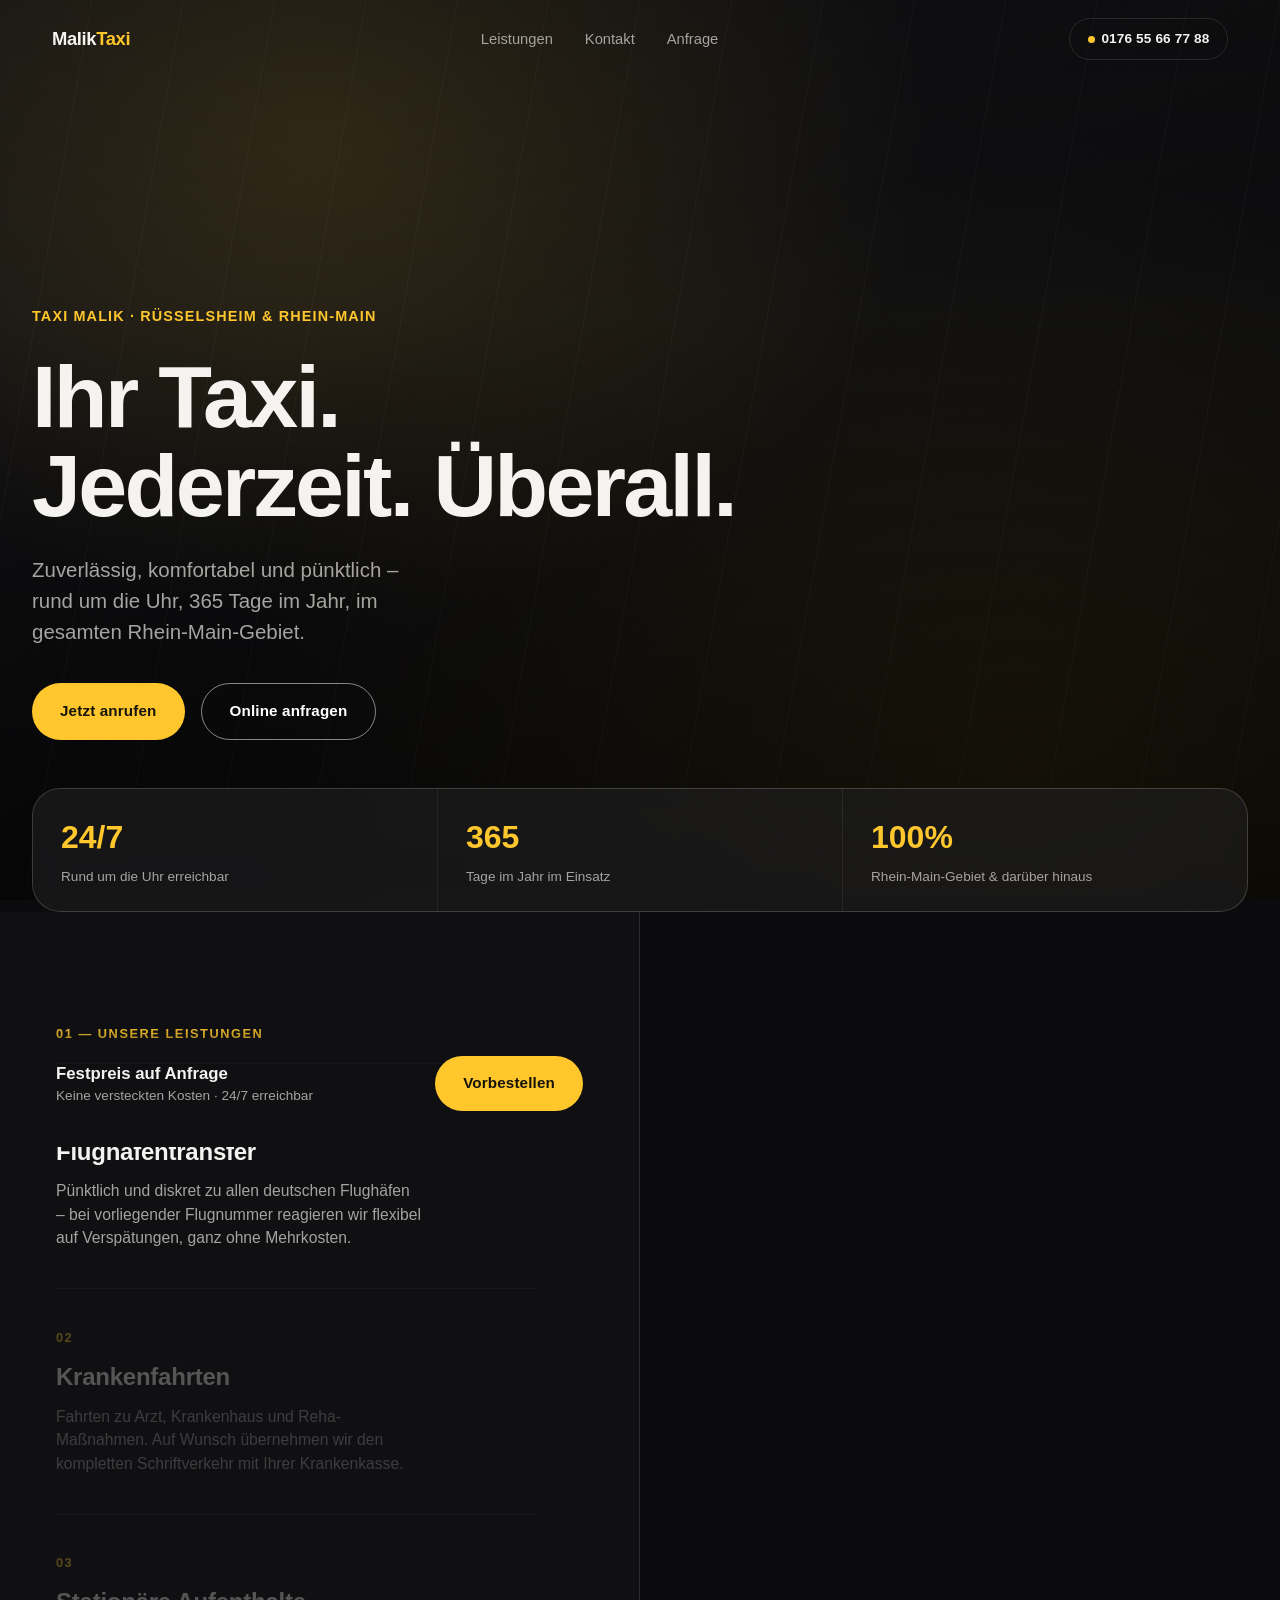
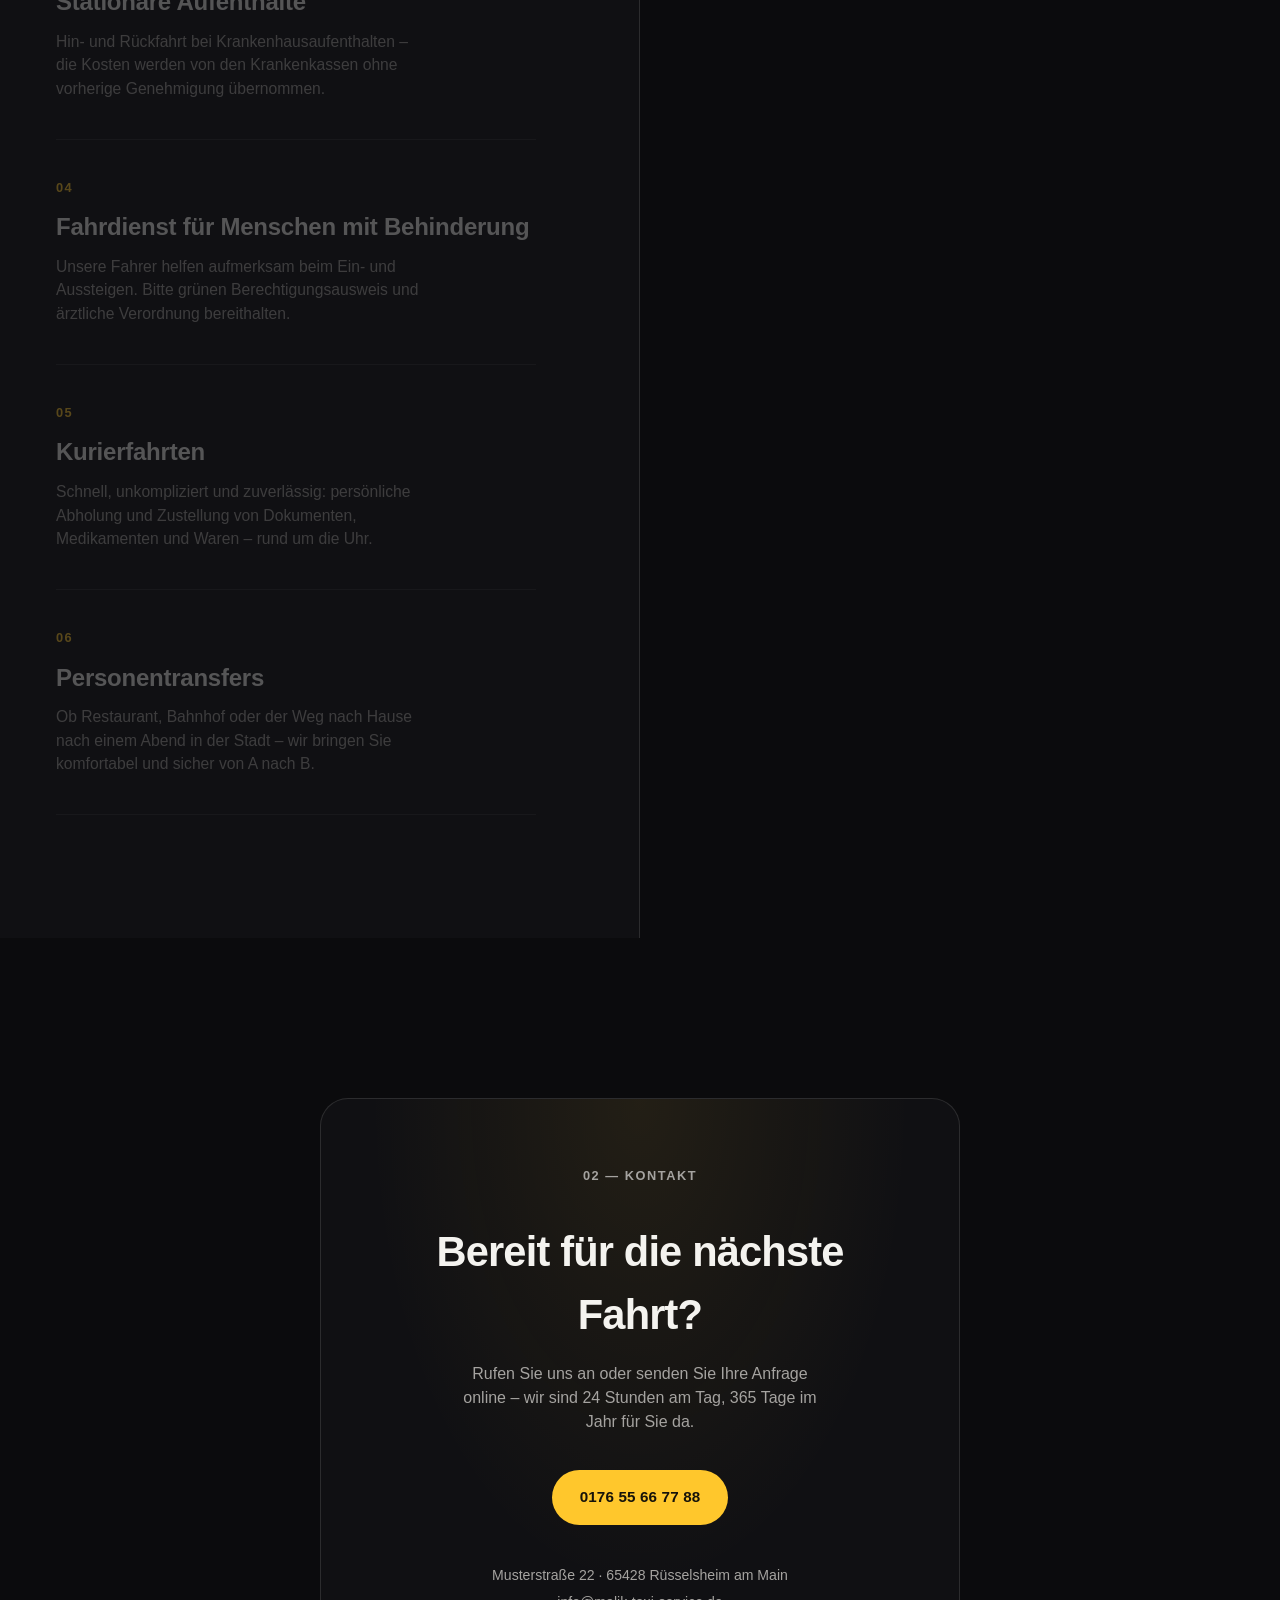
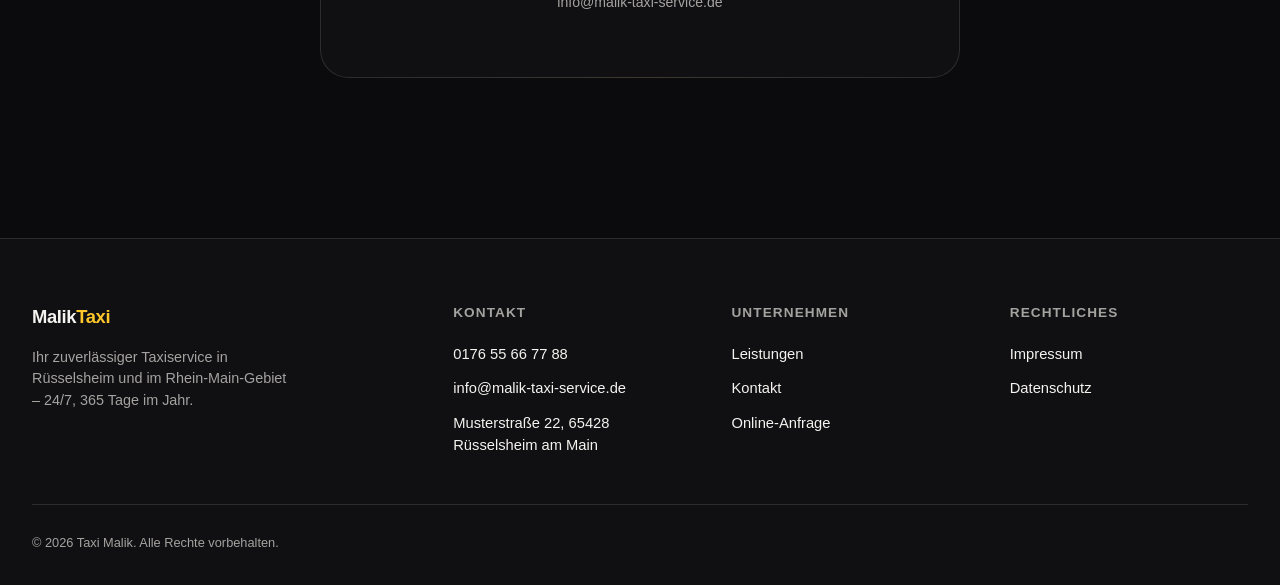
<file: index.html>
<!DOCTYPE html>
<html lang="de">
<head>
<meta charset="UTF-8">
<meta name="viewport" content="width=device-width, initial-scale=1.0">
<title>Taxi Malik – Ihr Taxiservice in Rüsselsheim</title>
<meta name="description" content="Taxi Malik – zuverlässiger Taxiservice in Rüsselsheim: Flughafentransfer, Krankenfahrten, Kurierfahrten und Personentransfers. 24/7 erreichbar.">
<link rel="stylesheet" href="assets/css/style.css">
</head>
<body>

<div class="grain" aria-hidden="true"></div>

<div class="media-pin" id="mediaPin" aria-hidden="true">
  <div class="media-fallback"></div>

  <video id="taxiVideoSource" src="Eigene_Bilder/video-transparent-bg.mp4" muted playsinline preload="auto" style="position:absolute; left:-9999px; width:1px; height:1px;"></video>
  <canvas class="taxi-illustration" id="taxiIllustration" aria-hidden="true"></canvas>

  <div class="media-scrim"></div>
</div>

<header class="site-header" id="siteHeader">
  <div class="header-inner">
    <a href="#hero" class="brand">Malik<span>Taxi</span></a>
    <nav class="main-nav">
      <a href="#services">Leistungen</a>
      <a href="#contact">Kontakt</a>
      <a href="anfrage.html">Anfrage</a>
    </nav>
    <a href="tel:+4917655667788" class="btn btn-small btn-ghost header-call">
      <span class="dot"></span> 0176 55 66 77 88
    </a>
    <button class="nav-toggle" id="navToggle" aria-label="Menü öffnen" aria-expanded="false">
      <span></span><span></span><span></span>
    </button>
  </div>
</header>

<main>

  <section class="intro" id="hero">
    <div class="intro-content">
      <p class="eyebrow">Taxi Malik · Rüsselsheim &amp; Rhein-Main</p>
      <h1>Ihr Taxi.<br>Jederzeit. Überall.</h1>
      <p class="lead">Zuverlässig, komfortabel und pünktlich – rund um die Uhr, 365&nbsp;Tage im Jahr, im gesamten Rhein-Main-Gebiet.</p>
      <div class="hero-actions">
        <a href="tel:+4917655667788" class="btn btn-primary">Jetzt anrufen</a>
        <a href="anfrage.html" class="btn btn-ghost-light">Online anfragen</a>
      </div>
    </div>

    <div class="trailer-card">
      <div class="trailer-row">
        <span class="trailer-value">24/7</span>
        <span class="trailer-label">Rund um die Uhr erreichbar</span>
      </div>
      <div class="trailer-row">
        <span class="trailer-value">365</span>
        <span class="trailer-label">Tage im Jahr im Einsatz</span>
      </div>
      <div class="trailer-row">
        <span class="trailer-value">100%</span>
        <span class="trailer-label">Rhein-Main-Gebiet &amp; darüber hinaus</span>
      </div>
    </div>

  </section>

  <section class="pin-track" id="services">
    <div class="showcase">

      <div class="showcase-list">
        <p class="section-label">01 — Unsere Leistungen</p>

        <ol class="service-items" id="serviceItems">
          <li class="service-item is-active" data-index="0">
            <span class="service-index">01</span>
            <h3>Flughafentransfer</h3>
            <p>Pünktlich und diskret zu allen deutschen Flughäfen – bei vorliegender Flugnummer reagieren wir flexibel auf Verspätungen, ganz ohne Mehrkosten.</p>
          </li>
          <li class="service-item" data-index="1">
            <span class="service-index">02</span>
            <h3>Krankenfahrten</h3>
            <p>Fahrten zu Arzt, Krankenhaus und Reha-Maßnahmen. Auf Wunsch übernehmen wir den kompletten Schriftverkehr mit Ihrer Krankenkasse.</p>
          </li>
          <li class="service-item" data-index="2">
            <span class="service-index">03</span>
            <h3>Stationäre Aufenthalte</h3>
            <p>Hin- und Rückfahrt bei Krankenhausaufenthalten – die Kosten werden von den Krankenkassen ohne vorherige Genehmigung übernommen.</p>
          </li>
          <li class="service-item" data-index="3">
            <span class="service-index">04</span>
            <h3>Fahrdienst für Menschen mit Behinderung</h3>
            <p>Unsere Fahrer helfen aufmerksam beim Ein- und Aussteigen. Bitte grünen Berechtigungsausweis und ärztliche Verordnung bereithalten.</p>
          </li>
          <li class="service-item" data-index="4">
            <span class="service-index">05</span>
            <h3>Kurierfahrten</h3>
            <p>Schnell, unkompliziert und zuverlässig: persönliche Abholung und Zustellung von Dokumenten, Medikamenten und Waren – rund um die Uhr.</p>
          </li>
          <li class="service-item" data-index="5">
            <span class="service-index">06</span>
            <h3>Personentransfers</h3>
            <p>Ob Restaurant, Bahnhof oder der Weg nach Hause nach einem Abend in der Stadt – wir bringen Sie komfortabel und sicher von A nach B.</p>
          </li>
        </ol>

        <div class="sticky-cta">
          <div class="sticky-cta-info">
            <strong>Festpreis auf Anfrage</strong>
            <span>Keine versteckten Kosten · 24/7 erreichbar</span>
          </div>
          <a href="tel:+4917655667788" class="btn btn-primary">Vorbestellen</a>
        </div>
      </div>

      <div class="showcase-media-slot" id="mediaSlot" aria-hidden="true"></div>
    </div>
  </section>

  <section class="closing" id="contact">
    <div class="closing-card">
      <p class="section-label">02 — Kontakt</p>
      <h2>Bereit für die nächste Fahrt?</h2>
      <p>Rufen Sie uns an oder senden Sie Ihre Anfrage online – wir sind 24 Stunden am Tag, 365 Tage im Jahr für Sie da.</p>
      <div class="closing-actions">
        <a href="tel:+4917655667788" class="btn btn-primary">0176 55 66 77 88</a>
      </div>
      <div class="closing-meta">
        <span>Musterstraße 22 · 65428 Rüsselsheim am Main</span>
        <span>info@malik-taxi-service.de</span>
      </div>
    </div>
  </section>

</main>

<footer class="site-footer">
  <div class="footer-inner">
    <div class="footer-brand">
      <span class="brand">Malik<span>Taxi</span></span>
      <p>Ihr zuverlässiger Taxiservice in Rüsselsheim und im Rhein-Main-Gebiet – 24/7, 365&nbsp;Tage im Jahr.</p>
    </div>
    <div class="footer-col">
      <h4>Kontakt</h4>
      <a href="tel:+4917655667788">0176 55 66 77 88</a>
      <a href="mailto:info@malik-taxi-service.de">info@malik-taxi-service.de</a>
      <span>Musterstraße 22, 65428 Rüsselsheim am Main</span>
    </div>
    <div class="footer-col">
      <h4>Unternehmen</h4>
      <a href="index.html#services">Leistungen</a>
      <a href="kontakt.html">Kontakt</a>
      <a href="anfrage.html">Online-Anfrage</a>
    </div>
    <div class="footer-col">
      <h4>Rechtliches</h4>
      <a href="impressum.html">Impressum</a>
      <a href="datenschutz.html">Datenschutz</a>
    </div>
  </div>
  <div class="footer-bottom">
    <span>© 2026 Taxi Malik. Alle Rechte vorbehalten.</span>
  </div>
</footer>

<script src="assets/js/vendor/gsap.min.js"></script>
<script src="assets/js/vendor/ScrollTrigger.min.js"></script>
<script src="assets/js/main.js"></script>
</body>
</html>
</file>
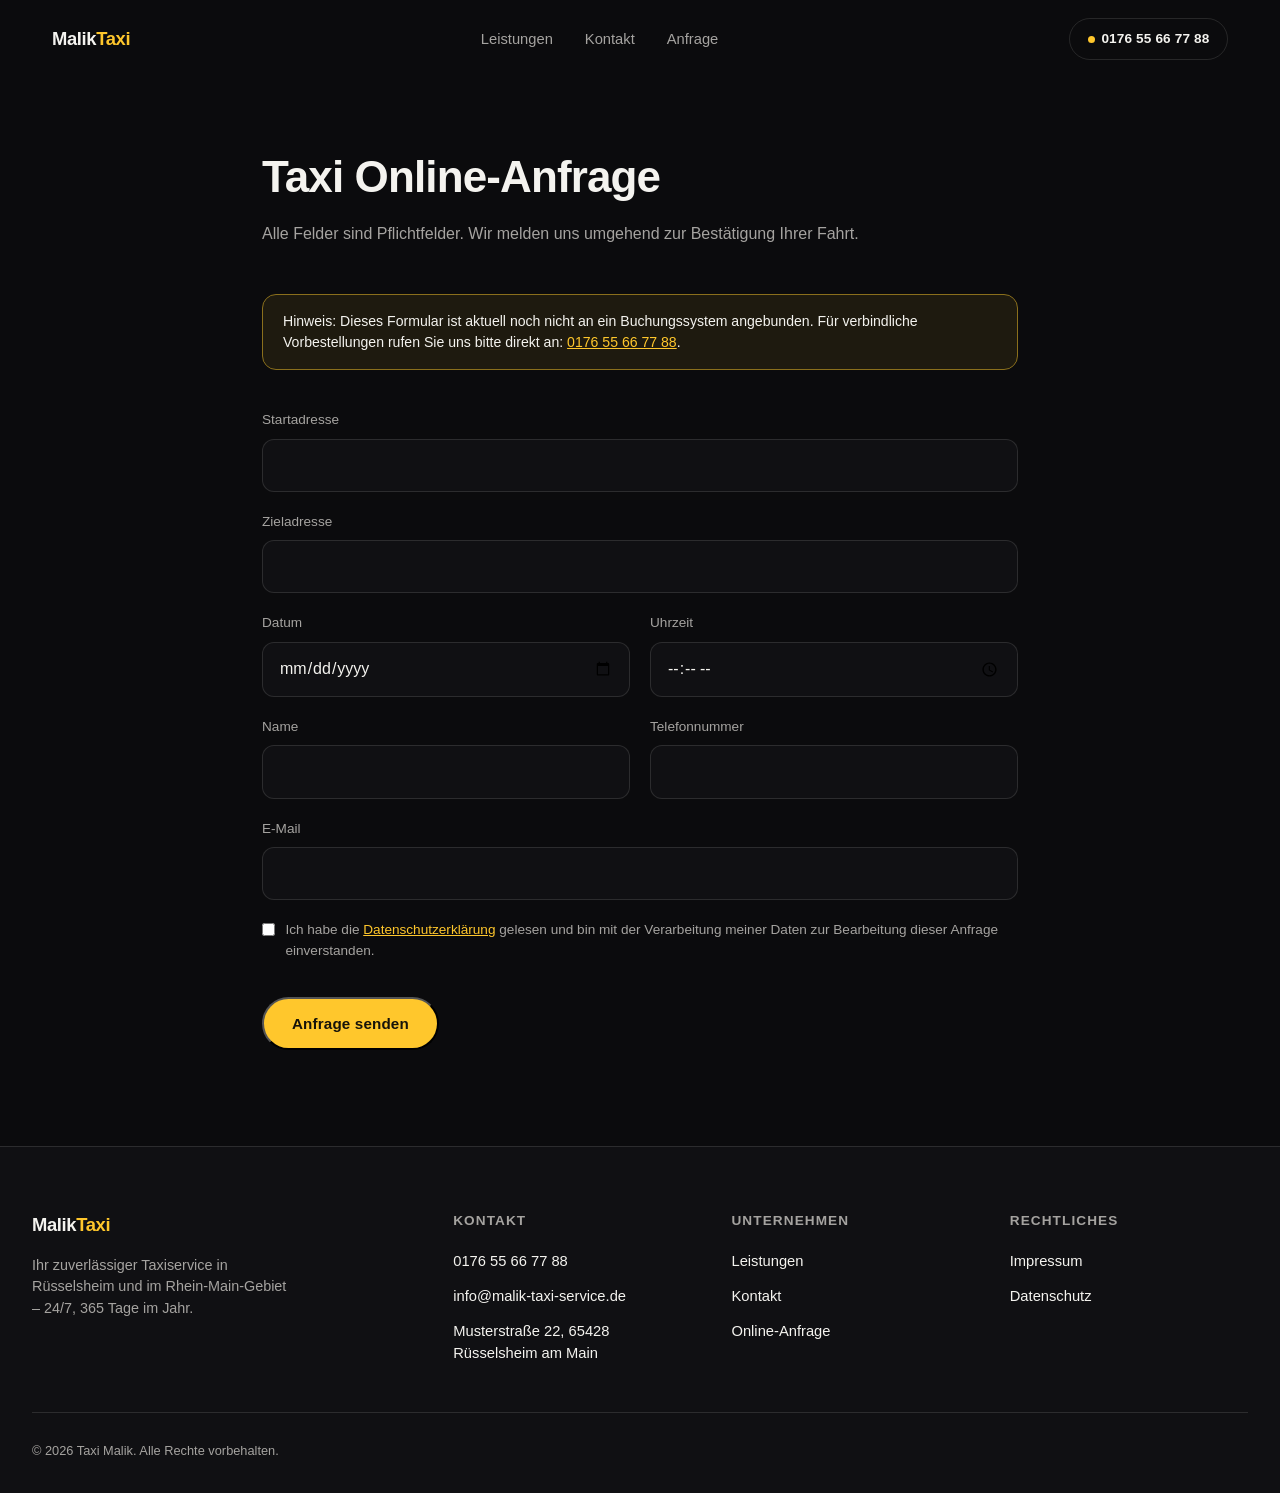
<file: anfrage.html>
<!DOCTYPE html>
<html lang="de">
<head>
<meta charset="UTF-8">
<meta name="viewport" content="width=device-width, initial-scale=1.0">
<title>Online-Anfrage – Taxi Malik</title>
<link rel="stylesheet" href="assets/css/style.css">
</head>
<body>

<header class="site-header" id="siteHeader">
  <div class="header-inner">
    <a href="index.html#hero" class="brand">Malik<span>Taxi</span></a>
    <nav class="main-nav">
      <a href="index.html#services">Leistungen</a>
      <a href="kontakt.html">Kontakt</a>
      <a href="anfrage.html">Anfrage</a>
    </nav>
    <a href="tel:+4917655667788" class="btn btn-small btn-ghost header-call">
      <span class="dot"></span> 0176 55 66 77 88
    </a>
    <button class="nav-toggle" id="navToggle" aria-label="Menü öffnen" aria-expanded="false">
      <span></span><span></span><span></span>
    </button>
  </div>
  <div class="mobile-nav" id="mobileNav">
    <a href="index.html#hero">Start</a>
    <a href="index.html#services">Leistungen</a>
    <a href="kontakt.html">Kontakt</a>
    <a href="anfrage.html">Online-Anfrage</a>
    <a href="tel:+4917655667788" class="btn btn-primary">0176 55 66 77 88</a>
  </div>
</header>

<main class="page">
  <h1>Taxi Online-Anfrage</h1>
  <p class="page-lead">Alle Felder sind Pflichtfelder. Wir melden uns umgehend zur Bestätigung Ihrer Fahrt.</p>

  <div class="notice">
    Hinweis: Dieses Formular ist aktuell noch nicht an ein Buchungssystem angebunden. Für verbindliche Vorbestellungen
    rufen Sie uns bitte direkt an: <a class="inline-link" href="tel:+4917655667788">0176 55 66 77 88</a>.
  </div>

  <form id="requestForm" class="form-grid" novalidate>
    <div class="form-field full">
      <label for="from">Startadresse</label>
      <input type="text" id="from" name="from" required>
    </div>
    <div class="form-field full">
      <label for="to">Zieladresse</label>
      <input type="text" id="to" name="to" required>
    </div>
    <div class="form-field">
      <label for="date">Datum</label>
      <input type="date" id="date" name="date" required>
    </div>
    <div class="form-field">
      <label for="time">Uhrzeit</label>
      <input type="time" id="time" name="time" required>
    </div>
    <div class="form-field">
      <label for="name">Name</label>
      <input type="text" id="name" name="name" required>
    </div>
    <div class="form-field">
      <label for="phone">Telefonnummer</label>
      <input type="tel" id="phone" name="phone" required>
    </div>
    <div class="form-field full">
      <label for="email">E-Mail</label>
      <input type="email" id="email" name="email" required>
    </div>
    <div class="full form-check">
      <input type="checkbox" id="privacy" name="privacy" required>
      <label for="privacy">
        Ich habe die <a class="inline-link" href="datenschutz.html">Datenschutzerklärung</a> gelesen und bin mit der
        Verarbeitung meiner Daten zur Bearbeitung dieser Anfrage einverstanden.
      </label>
    </div>
    <div class="full form-actions">
      <button type="submit" class="btn btn-primary">Anfrage senden</button>
    </div>
    <p class="full" id="formStatus" role="status" style="display:none;"></p>
  </form>
</main>

<footer class="site-footer">
  <div class="footer-inner">
    <div class="footer-brand">
      <span class="brand">Malik<span>Taxi</span></span>
      <p>Ihr zuverlässiger Taxiservice in Rüsselsheim und im Rhein-Main-Gebiet – 24/7, 365&nbsp;Tage im Jahr.</p>
    </div>
    <div class="footer-col">
      <h4>Kontakt</h4>
      <a href="tel:+4917655667788">0176 55 66 77 88</a>
      <a href="mailto:info@malik-taxi-service.de">info@malik-taxi-service.de</a>
      <span>Musterstraße 22, 65428 Rüsselsheim am Main</span>
    </div>
    <div class="footer-col">
      <h4>Unternehmen</h4>
      <a href="index.html#services">Leistungen</a>
      <a href="kontakt.html">Kontakt</a>
      <a href="anfrage.html">Online-Anfrage</a>
    </div>
    <div class="footer-col">
      <h4>Rechtliches</h4>
      <a href="impressum.html">Impressum</a>
      <a href="datenschutz.html">Datenschutz</a>
    </div>
  </div>
  <div class="footer-bottom">
    <span>© 2026 Taxi Malik. Alle Rechte vorbehalten.</span>
  </div>
</footer>

<script src="assets/js/vendor/gsap.min.js"></script>
<script src="assets/js/vendor/ScrollTrigger.min.js"></script>
<script src="assets/js/main.js"></script>
<script>
  document.getElementById("requestForm").addEventListener("submit", function (e) {
    e.preventDefault();
    const status = document.getElementById("formStatus");
    status.style.display = "block";
    status.textContent = "Diese Demo-Webseite hat noch keine Anbindung an ein Buchungssystem. Bitte rufen Sie uns für eine verbindliche Vorbestellung an: 0176 55 66 77 88.";
  });
</script>
</body>
</html>
</file>
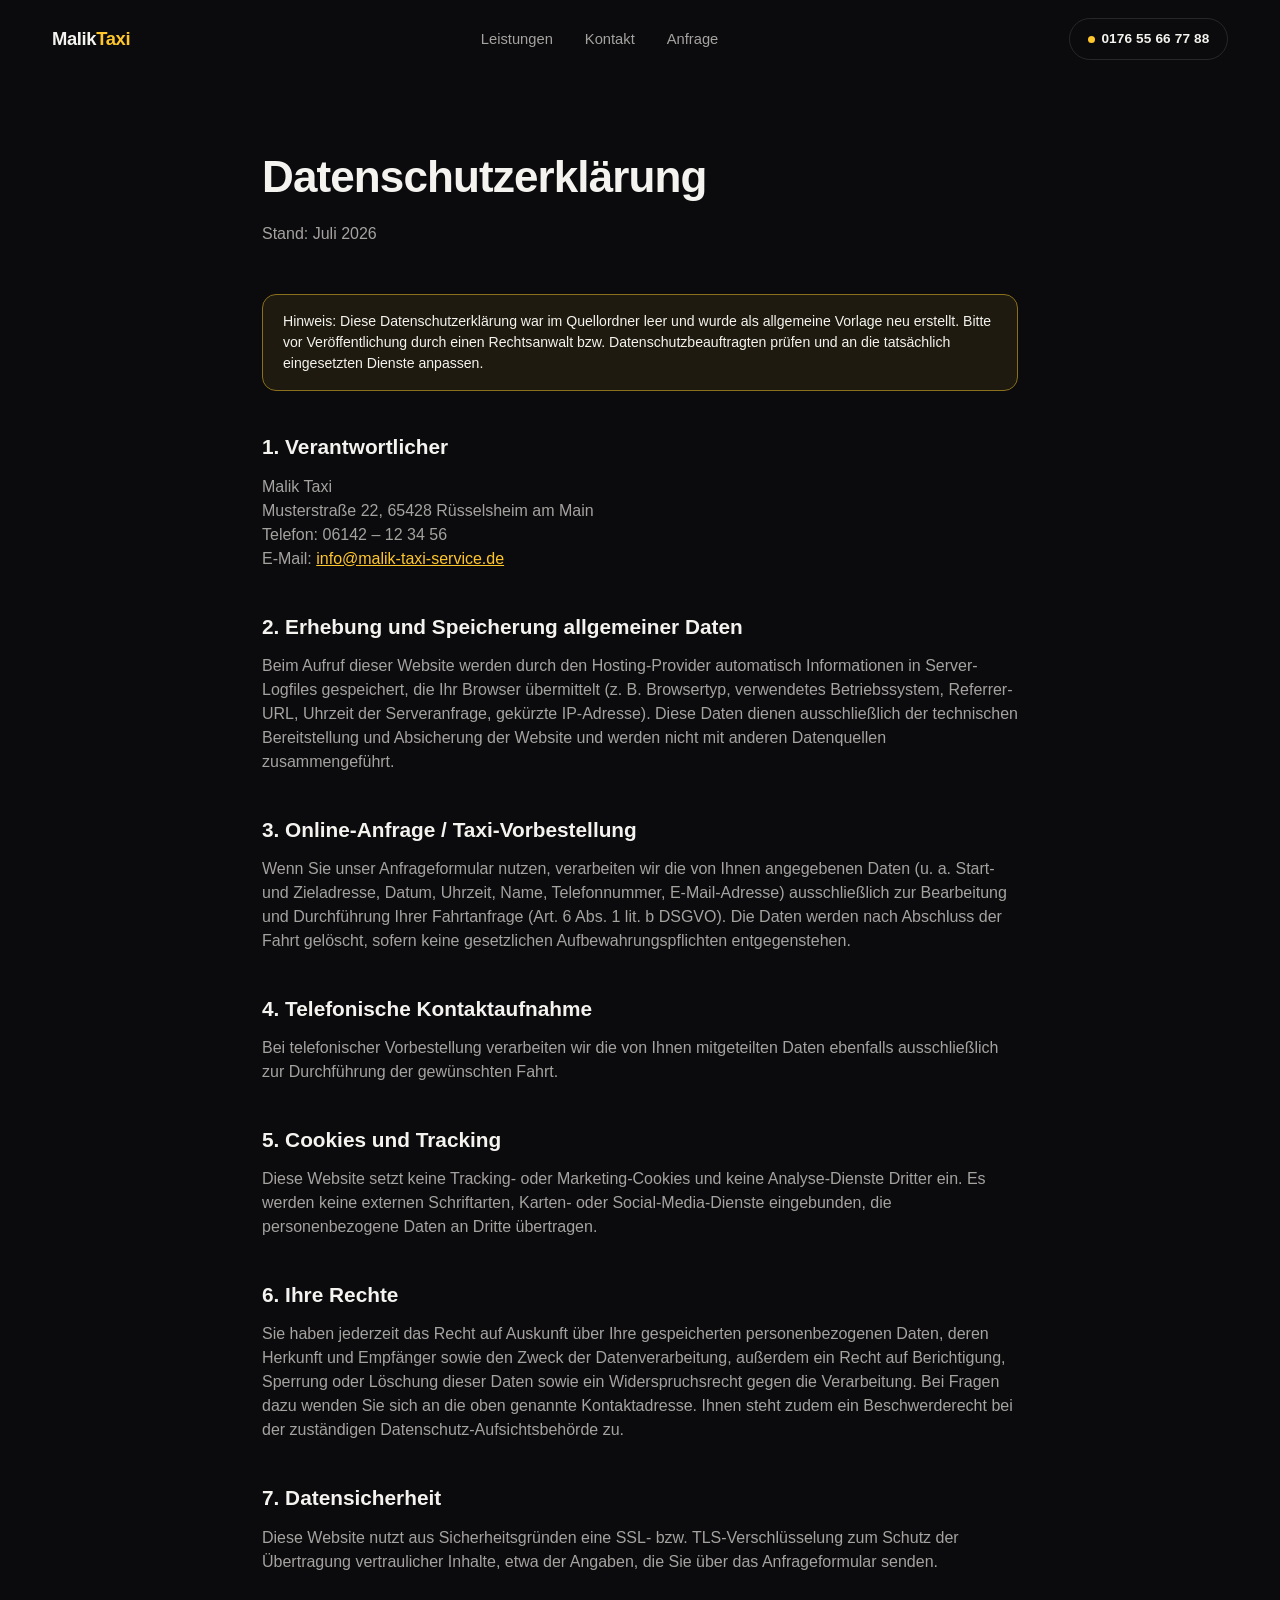
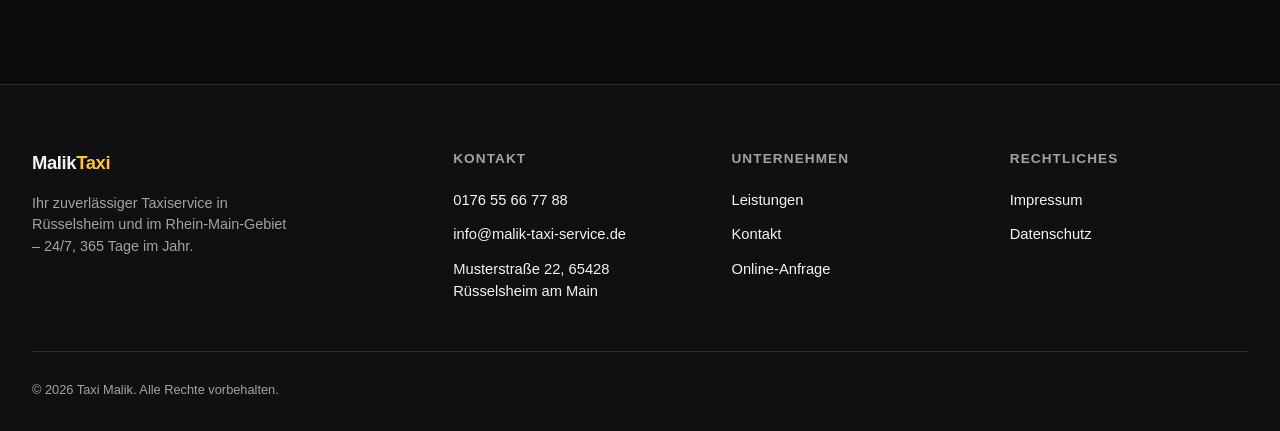
<file: datenschutz.html>
<!DOCTYPE html>
<html lang="de">
<head>
<meta charset="UTF-8">
<meta name="viewport" content="width=device-width, initial-scale=1.0">
<title>Datenschutz – Taxi Malik</title>
<link rel="stylesheet" href="assets/css/style.css">
</head>
<body>

<header class="site-header" id="siteHeader">
  <div class="header-inner">
    <a href="index.html#hero" class="brand">Malik<span>Taxi</span></a>
    <nav class="main-nav">
      <a href="index.html#services">Leistungen</a>
      <a href="kontakt.html">Kontakt</a>
      <a href="anfrage.html">Anfrage</a>
    </nav>
    <a href="tel:+4917655667788" class="btn btn-small btn-ghost header-call">
      <span class="dot"></span> 0176 55 66 77 88
    </a>
    <button class="nav-toggle" id="navToggle" aria-label="Menü öffnen" aria-expanded="false">
      <span></span><span></span><span></span>
    </button>
  </div>
  <div class="mobile-nav" id="mobileNav">
    <a href="index.html#hero">Start</a>
    <a href="index.html#services">Leistungen</a>
    <a href="kontakt.html">Kontakt</a>
    <a href="anfrage.html">Online-Anfrage</a>
    <a href="tel:+4917655667788" class="btn btn-primary">0176 55 66 77 88</a>
  </div>
</header>

<main class="page">
  <h1>Datenschutzerklärung</h1>
  <p class="page-lead">Stand: Juli 2026</p>

  <div class="notice">
    Hinweis: Diese Datenschutzerklärung war im Quellordner leer und wurde als allgemeine Vorlage neu erstellt. Bitte vor Veröffentlichung durch einen Rechtsanwalt bzw. Datenschutzbeauftragten prüfen und an die tatsächlich eingesetzten Dienste anpassen.
  </div>

  <h2>1. Verantwortlicher</h2>
  <p>
    Malik Taxi<br>
    Musterstraße 22, 65428 Rüsselsheim am Main<br>
    Telefon: 06142 – 12 34 56<br>
    E-Mail: <a class="inline-link" href="mailto:info@malik-taxi-service.de">info@malik-taxi-service.de</a>
  </p>

  <h2>2. Erhebung und Speicherung allgemeiner Daten</h2>
  <p>
    Beim Aufruf dieser Website werden durch den Hosting-Provider automatisch Informationen in Server-Logfiles gespeichert,
    die Ihr Browser übermittelt (z. B. Browsertyp, verwendetes Betriebssystem, Referrer-URL, Uhrzeit der Serveranfrage, gekürzte IP-Adresse).
    Diese Daten dienen ausschließlich der technischen Bereitstellung und Absicherung der Website und werden nicht mit anderen
    Datenquellen zusammengeführt.
  </p>

  <h2>3. Online-Anfrage / Taxi-Vorbestellung</h2>
  <p>
    Wenn Sie unser Anfrageformular nutzen, verarbeiten wir die von Ihnen angegebenen Daten (u. a. Start- und Zieladresse, Datum,
    Uhrzeit, Name, Telefonnummer, E-Mail-Adresse) ausschließlich zur Bearbeitung und Durchführung Ihrer Fahrtanfrage
    (Art. 6 Abs. 1 lit. b DSGVO). Die Daten werden nach Abschluss der Fahrt gelöscht, sofern keine gesetzlichen
    Aufbewahrungspflichten entgegenstehen.
  </p>

  <h2>4. Telefonische Kontaktaufnahme</h2>
  <p>
    Bei telefonischer Vorbestellung verarbeiten wir die von Ihnen mitgeteilten Daten ebenfalls ausschließlich zur
    Durchführung der gewünschten Fahrt.
  </p>

  <h2>5. Cookies und Tracking</h2>
  <p>
    Diese Website setzt keine Tracking- oder Marketing-Cookies und keine Analyse-Dienste Dritter ein. Es werden keine
    externen Schriftarten, Karten- oder Social-Media-Dienste eingebunden, die personenbezogene Daten an Dritte übertragen.
  </p>

  <h2>6. Ihre Rechte</h2>
  <p>
    Sie haben jederzeit das Recht auf Auskunft über Ihre gespeicherten personenbezogenen Daten, deren Herkunft und
    Empfänger sowie den Zweck der Datenverarbeitung, außerdem ein Recht auf Berichtigung, Sperrung oder Löschung dieser
    Daten sowie ein Widerspruchsrecht gegen die Verarbeitung. Bei Fragen dazu wenden Sie sich an die oben genannte
    Kontaktadresse. Ihnen steht zudem ein Beschwerderecht bei der zuständigen Datenschutz-Aufsichtsbehörde zu.
  </p>

  <h2>7. Datensicherheit</h2>
  <p>
    Diese Website nutzt aus Sicherheitsgründen eine SSL- bzw. TLS-Verschlüsselung zum Schutz der Übertragung
    vertraulicher Inhalte, etwa der Angaben, die Sie über das Anfrageformular senden.
  </p>
</main>

<footer class="site-footer">
  <div class="footer-inner">
    <div class="footer-brand">
      <span class="brand">Malik<span>Taxi</span></span>
      <p>Ihr zuverlässiger Taxiservice in Rüsselsheim und im Rhein-Main-Gebiet – 24/7, 365&nbsp;Tage im Jahr.</p>
    </div>
    <div class="footer-col">
      <h4>Kontakt</h4>
      <a href="tel:+4917655667788">0176 55 66 77 88</a>
      <a href="mailto:info@malik-taxi-service.de">info@malik-taxi-service.de</a>
      <span>Musterstraße 22, 65428 Rüsselsheim am Main</span>
    </div>
    <div class="footer-col">
      <h4>Unternehmen</h4>
      <a href="index.html#services">Leistungen</a>
      <a href="kontakt.html">Kontakt</a>
      <a href="anfrage.html">Online-Anfrage</a>
    </div>
    <div class="footer-col">
      <h4>Rechtliches</h4>
      <a href="impressum.html">Impressum</a>
      <a href="datenschutz.html">Datenschutz</a>
    </div>
  </div>
  <div class="footer-bottom">
    <span>© 2026 Taxi Malik. Alle Rechte vorbehalten.</span>
  </div>
</footer>

<script src="assets/js/vendor/gsap.min.js"></script>
<script src="assets/js/vendor/ScrollTrigger.min.js"></script>
<script src="assets/js/main.js"></script>
</body>
</html>
</file>
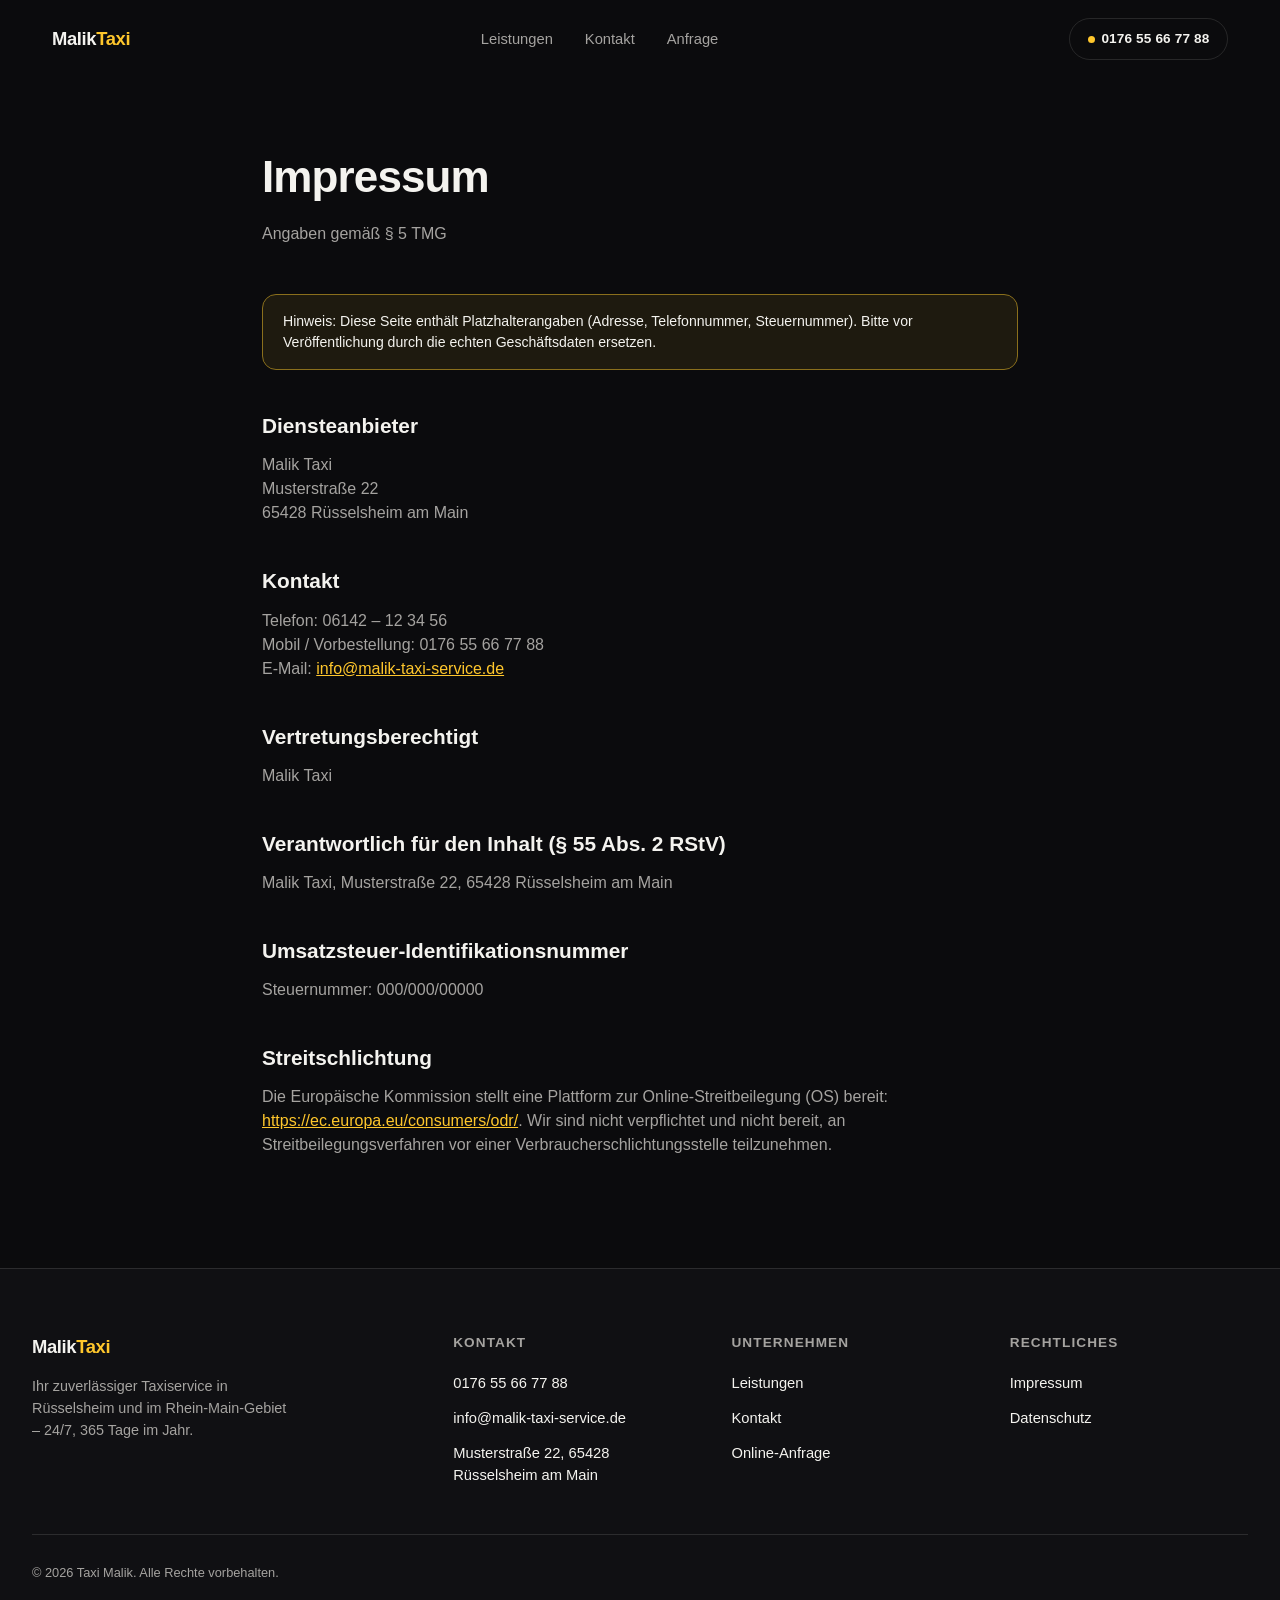
<file: impressum.html>
<!DOCTYPE html>
<html lang="de">
<head>
<meta charset="UTF-8">
<meta name="viewport" content="width=device-width, initial-scale=1.0">
<title>Impressum – Taxi Malik</title>
<link rel="stylesheet" href="assets/css/style.css">
</head>
<body>

<header class="site-header" id="siteHeader">
  <div class="header-inner">
    <a href="index.html#hero" class="brand">Malik<span>Taxi</span></a>
    <nav class="main-nav">
      <a href="index.html#services">Leistungen</a>
      <a href="kontakt.html">Kontakt</a>
      <a href="anfrage.html">Anfrage</a>
    </nav>
    <a href="tel:+4917655667788" class="btn btn-small btn-ghost header-call">
      <span class="dot"></span> 0176 55 66 77 88
    </a>
    <button class="nav-toggle" id="navToggle" aria-label="Menü öffnen" aria-expanded="false">
      <span></span><span></span><span></span>
    </button>
  </div>
  <div class="mobile-nav" id="mobileNav">
    <a href="index.html#hero">Start</a>
    <a href="index.html#services">Leistungen</a>
    <a href="kontakt.html">Kontakt</a>
    <a href="anfrage.html">Online-Anfrage</a>
    <a href="tel:+4917655667788" class="btn btn-primary">0176 55 66 77 88</a>
  </div>
</header>

<main class="page">
  <h1>Impressum</h1>
  <p class="page-lead">Angaben gemäß § 5 TMG</p>

  <div class="notice">
    Hinweis: Diese Seite enthält Platzhalterangaben (Adresse, Telefonnummer, Steuernummer). Bitte vor Veröffentlichung durch die echten Geschäftsdaten ersetzen.
  </div>

  <h2>Diensteanbieter</h2>
  <p>
    Malik Taxi<br>
    Musterstraße 22<br>
    65428 Rüsselsheim am Main
  </p>

  <h2>Kontakt</h2>
  <p>
    Telefon: 06142 – 12 34 56<br>
    Mobil / Vorbestellung: 0176 55 66 77 88<br>
    E-Mail: <a class="inline-link" href="mailto:info@malik-taxi-service.de">info@malik-taxi-service.de</a>
  </p>

  <h2>Vertretungsberechtigt</h2>
  <p>Malik Taxi</p>

  <h2>Verantwortlich für den Inhalt (§ 55 Abs. 2 RStV)</h2>
  <p>Malik Taxi, Musterstraße 22, 65428 Rüsselsheim am Main</p>

  <h2>Umsatzsteuer-Identifikationsnummer</h2>
  <p>Steuernummer: 000/000/00000</p>

  <h2>Streitschlichtung</h2>
  <p>
    Die Europäische Kommission stellt eine Plattform zur Online-Streitbeilegung (OS) bereit:
    <a class="inline-link" href="https://ec.europa.eu/consumers/odr/" target="_blank" rel="noopener">https://ec.europa.eu/consumers/odr/</a>.
    Wir sind nicht verpflichtet und nicht bereit, an Streitbeilegungsverfahren vor einer Verbraucherschlichtungsstelle teilzunehmen.
  </p>
</main>

<footer class="site-footer">
  <div class="footer-inner">
    <div class="footer-brand">
      <span class="brand">Malik<span>Taxi</span></span>
      <p>Ihr zuverlässiger Taxiservice in Rüsselsheim und im Rhein-Main-Gebiet – 24/7, 365&nbsp;Tage im Jahr.</p>
    </div>
    <div class="footer-col">
      <h4>Kontakt</h4>
      <a href="tel:+4917655667788">0176 55 66 77 88</a>
      <a href="mailto:info@malik-taxi-service.de">info@malik-taxi-service.de</a>
      <span>Musterstraße 22, 65428 Rüsselsheim am Main</span>
    </div>
    <div class="footer-col">
      <h4>Unternehmen</h4>
      <a href="index.html#services">Leistungen</a>
      <a href="kontakt.html">Kontakt</a>
      <a href="anfrage.html">Online-Anfrage</a>
    </div>
    <div class="footer-col">
      <h4>Rechtliches</h4>
      <a href="impressum.html">Impressum</a>
      <a href="datenschutz.html">Datenschutz</a>
    </div>
  </div>
  <div class="footer-bottom">
    <span>© 2026 Taxi Malik. Alle Rechte vorbehalten.</span>
  </div>
</footer>

<script src="assets/js/vendor/gsap.min.js"></script>
<script src="assets/js/vendor/ScrollTrigger.min.js"></script>
<script src="assets/js/main.js"></script>
</body>
</html>
</file>
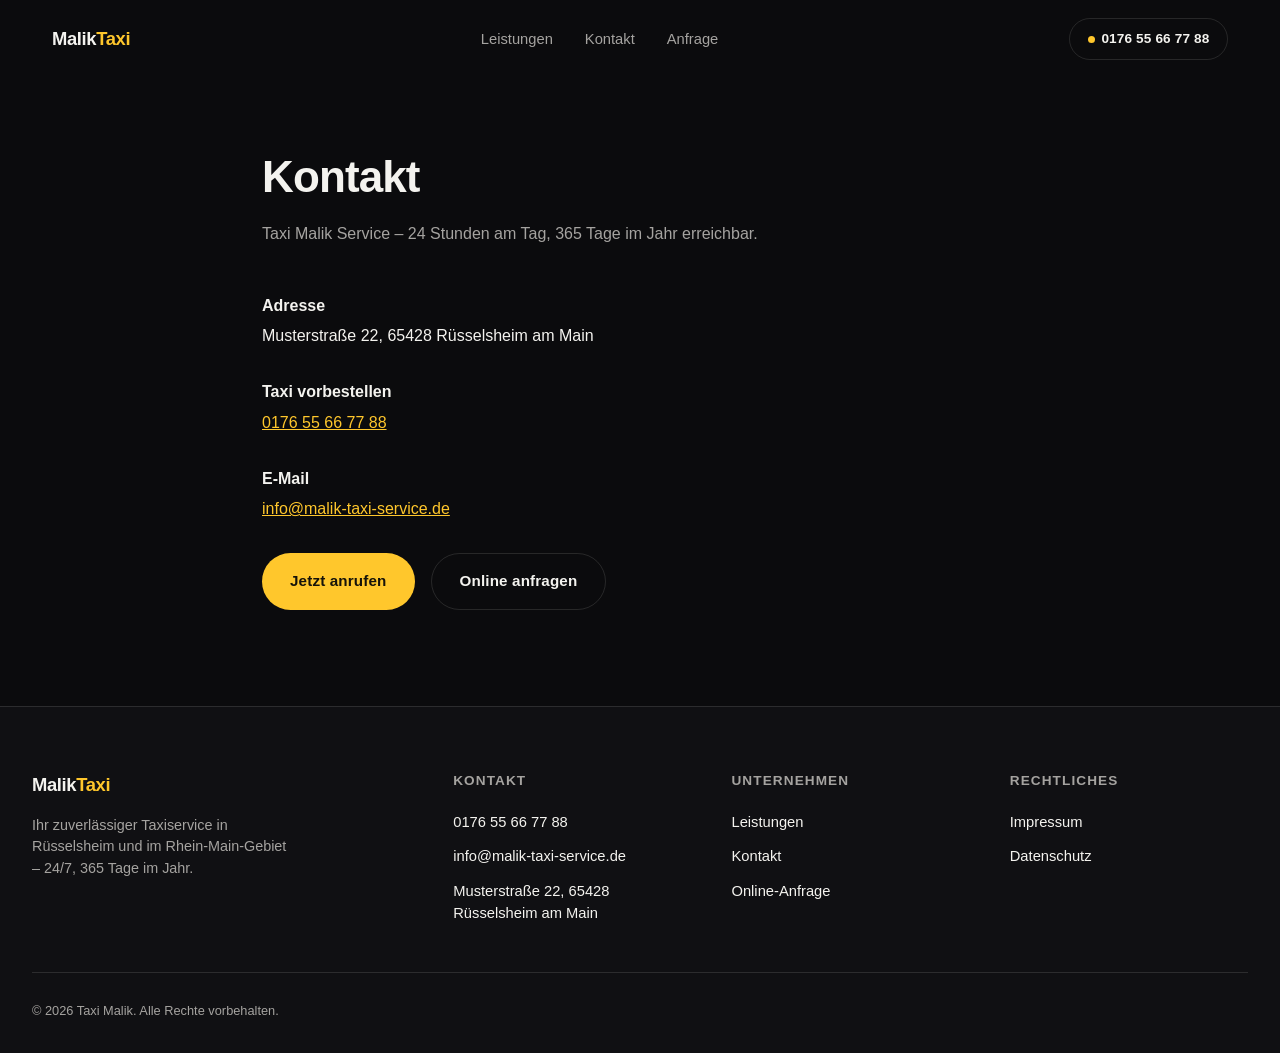
<file: kontakt.html>
<!DOCTYPE html>
<html lang="de">
<head>
<meta charset="UTF-8">
<meta name="viewport" content="width=device-width, initial-scale=1.0">
<title>Kontakt – Taxi Malik</title>
<link rel="stylesheet" href="assets/css/style.css">
</head>
<body>

<header class="site-header" id="siteHeader">
  <div class="header-inner">
    <a href="index.html#hero" class="brand">Malik<span>Taxi</span></a>
    <nav class="main-nav">
      <a href="index.html#services">Leistungen</a>
      <a href="kontakt.html">Kontakt</a>
      <a href="anfrage.html">Anfrage</a>
    </nav>
    <a href="tel:+4917655667788" class="btn btn-small btn-ghost header-call">
      <span class="dot"></span> 0176 55 66 77 88
    </a>
    <button class="nav-toggle" id="navToggle" aria-label="Menü öffnen" aria-expanded="false">
      <span></span><span></span><span></span>
    </button>
  </div>
  <div class="mobile-nav" id="mobileNav">
    <a href="index.html#hero">Start</a>
    <a href="index.html#services">Leistungen</a>
    <a href="kontakt.html">Kontakt</a>
    <a href="anfrage.html">Online-Anfrage</a>
    <a href="tel:+4917655667788" class="btn btn-primary">0176 55 66 77 88</a>
  </div>
</header>

<main class="page">
  <h1>Kontakt</h1>
  <p class="page-lead">Taxi Malik Service – 24 Stunden am Tag, 365 Tage im Jahr erreichbar.</p>

  <div class="contact-block">
    <strong>Adresse</strong>
    <span>Musterstraße 22, 65428 Rüsselsheim am Main</span>
  </div>

  <div class="contact-block">
    <strong>Taxi vorbestellen</strong>
    <span><a class="inline-link" href="tel:+4917655667788">0176 55 66 77 88</a></span>
  </div>

  <div class="contact-block">
    <strong>E-Mail</strong>
    <span><a class="inline-link" href="mailto:info@malik-taxi-service.de">info@malik-taxi-service.de</a></span>
  </div>

  <div class="hero-actions" style="margin-top: 2rem;">
    <a href="tel:+4917655667788" class="btn btn-primary">Jetzt anrufen</a>
    <a href="anfrage.html" class="btn btn-ghost">Online anfragen</a>
  </div>
</main>

<footer class="site-footer">
  <div class="footer-inner">
    <div class="footer-brand">
      <span class="brand">Malik<span>Taxi</span></span>
      <p>Ihr zuverlässiger Taxiservice in Rüsselsheim und im Rhein-Main-Gebiet – 24/7, 365&nbsp;Tage im Jahr.</p>
    </div>
    <div class="footer-col">
      <h4>Kontakt</h4>
      <a href="tel:+4917655667788">0176 55 66 77 88</a>
      <a href="mailto:info@malik-taxi-service.de">info@malik-taxi-service.de</a>
      <span>Musterstraße 22, 65428 Rüsselsheim am Main</span>
    </div>
    <div class="footer-col">
      <h4>Unternehmen</h4>
      <a href="index.html#services">Leistungen</a>
      <a href="kontakt.html">Kontakt</a>
      <a href="anfrage.html">Online-Anfrage</a>
    </div>
    <div class="footer-col">
      <h4>Rechtliches</h4>
      <a href="impressum.html">Impressum</a>
      <a href="datenschutz.html">Datenschutz</a>
    </div>
  </div>
  <div class="footer-bottom">
    <span>© 2026 Taxi Malik. Alle Rechte vorbehalten.</span>
  </div>
</footer>

<script src="assets/js/vendor/gsap.min.js"></script>
<script src="assets/js/vendor/ScrollTrigger.min.js"></script>
<script src="assets/js/main.js"></script>
</body>
</html>
</file>
<file: assets/css/style.css>
/* ---------- Reset & Base ---------- */
* { margin: 0; padding: 0; box-sizing: border-box; }
html { scroll-behavior: smooth; }

:root {
  --bg: #0b0b0d;
  --bg-alt: #101013;
  --fg: #f4f3ef;
  --fg-dim: #a5a3a0;
  --accent: #ffc72c;
  --accent-dim: #8a6f1c;
  --line: rgba(244, 243, 239, 0.12);
  --radius: 28px;
  --container: 1240px;
  --ease: cubic-bezier(.16,.84,.24,1);
}

body {
  background: var(--bg);
  color: var(--fg);
  font-family: -apple-system, BlinkMacSystemFont, "Segoe UI", Roboto, Helvetica, Arial, sans-serif;
  line-height: 1.5;
  -webkit-font-smoothing: antialiased;
  overflow-x: hidden;
}

a { color: inherit; text-decoration: none; }
ol, ul { list-style: none; }
img, video { max-width: 100%; display: block; }

.grain {
  position: fixed; inset: 0; z-index: 40; pointer-events: none;
  opacity: .035; mix-blend-mode: overlay;
  background-image: url("data:image/svg+xml,%3Csvg xmlns='http://www.w3.org/2000/svg' width='120' height='120'%3E%3Cfilter id='n'%3E%3CfeTurbulence type='fractalNoise' baseFrequency='0.9' numOctaves='2' stitchTiles='stitch'/%3E%3C/filter%3E%3Crect width='100%25' height='100%25' filter='url(%23n)'/%3E%3C/svg%3E");
}

/* ---------- Buttons ---------- */
.btn {
  display: inline-flex; align-items: center; justify-content: center;
  gap: .5em;
  padding: 1rem 1.75rem;
  border-radius: 999px;
  font-size: .95rem;
  font-weight: 600;
  letter-spacing: .01em;
  transition: transform .35s var(--ease), background .35s var(--ease), color .35s var(--ease), border-color .35s var(--ease);
  white-space: nowrap;
}
.btn:hover { transform: translateY(-2px); }
.btn-primary { background: var(--accent); color: #16130a; }
.btn-primary:hover { background: #ffd45c; }
.btn-ghost { border: 1px solid var(--line); color: var(--fg); }
.btn-ghost:hover { border-color: var(--fg); }
.btn-ghost-light { border: 1px solid rgba(255,255,255,.5); color: #fff; }
.btn-ghost-light:hover { background: rgba(255,255,255,.12); }
.btn-small { padding: .6rem 1.1rem; font-size: .85rem; }
.dot { width: 7px; height: 7px; border-radius: 50%; background: var(--accent); display: inline-block; }

.section-label {
  font-size: .8rem;
  font-weight: 700;
  letter-spacing: .12em;
  text-transform: uppercase;
  color: var(--accent);
  margin-bottom: 1.25rem;
}

/* ---------- Header ---------- */
.site-header {
  position: fixed; top: 0; left: 0; right: 0; z-index: 50;
  transition: background .4s var(--ease), border-color .4s var(--ease), backdrop-filter .4s var(--ease);
  border-bottom: 1px solid transparent;
}
.site-header.is-scrolled {
  background: rgba(11,11,13,.72);
  backdrop-filter: blur(14px) saturate(140%);
  border-bottom-color: var(--line);
}
.header-inner {
  max-width: var(--container);
  margin: 0 auto;
  padding: 1.15rem 2rem;
  display: flex; align-items: center; gap: 2.5rem;
}
.brand { font-size: 1.15rem; font-weight: 800; letter-spacing: -.02em; margin-right: auto; }
.brand span { color: var(--accent); }
.main-nav { display: flex; gap: 2rem; margin-right: auto; }
.main-nav a { font-size: .92rem; font-weight: 500; color: var(--fg-dim); transition: color .25s; }
.main-nav a:hover { color: var(--fg); }
.header-call { flex-shrink: 0; }

.nav-toggle {
  display: none; flex-direction: column; justify-content: center; gap: 5px;
  width: 40px; height: 40px; background: none; border: none; cursor: pointer;
}
.nav-toggle span { width: 100%; height: 2px; background: var(--fg); transition: transform .3s, opacity .3s; }
.mobile-nav {
  display: flex;
  position: fixed; inset: 0; top: 0; z-index: 49;
  background: var(--bg);
  flex-direction: column; align-items: center; justify-content: center; gap: 1.75rem;
  transform: translateY(-100%);
  transition: transform .45s var(--ease);
}
.mobile-nav a { font-size: 1.4rem; font-weight: 600; }
.mobile-nav.is-open { transform: translateY(0); }

/* ---------- Fixed morphing media ---------- */
.media-pin {
  position: fixed;
  top: 0; left: 0;
  width: 100vw; height: 100vh;
  z-index: 1;
  overflow: hidden;
  will-change: width, height, top, left, border-radius;
}
.media-fallback, .media-scrim {
  position: absolute; inset: 0; width: 100%; height: 100%; object-fit: cover;
}
.media-fallback {
  background:
    radial-gradient(ellipse at 25% 15%, rgba(255,199,44,.16), transparent 45%),
    radial-gradient(ellipse at 80% 85%, rgba(255,199,44,.10), transparent 55%),
    linear-gradient(160deg, #17171b 0%, #0c0c0e 55%, #050506 100%);
}
.media-fallback::after {
  content: "";
  position: absolute; inset: 0;
  background: repeating-linear-gradient(100deg, rgba(255,255,255,.035) 0px, rgba(255,255,255,.035) 1px, transparent 1px, transparent 90px);
}
.media-scrim {
  z-index: 3;
  background: linear-gradient(180deg, rgba(0,0,0,.28) 0%, rgba(0,0,0,.08) 35%, rgba(0,0,0,.5) 100%);
}

/* ---------- Taxi hero video (doors open scrubbed to scroll position) ---------- */
.taxi-illustration {
  position: absolute;
  top: 50%; left: 50%;
  transform: translate(-50%, -50%);
  height: min(82vh, 760px);
  width: auto;
  z-index: 2;
  filter: drop-shadow(0 40px 60px rgba(0,0,0,.45));
}

@media (max-width: 980px) {
  .taxi-illustration { height: min(60vh, 520px); }
}

/* ---------- Hero / Intro ---------- */
.intro {
  position: relative; z-index: 2;
  min-height: 100vh;
  display: flex; flex-direction: column; justify-content: space-between;
  padding: 0 2rem;
}
.intro-content {
  max-width: var(--container);
  margin: 0 auto; width: 100%;
  padding-top: 34vh;
}
.eyebrow {
  font-size: .9rem; font-weight: 600; letter-spacing: .08em; text-transform: uppercase;
  color: var(--accent); margin-bottom: 1.5rem;
}
.intro h1 {
  font-size: clamp(2.6rem, 7vw, 5.5rem);
  font-weight: 800; letter-spacing: -.03em; line-height: 1.02;
  margin-bottom: 1.5rem;
}
.lead { font-size: clamp(1.05rem, 1.6vw, 1.3rem); color: var(--fg-dim); max-width: 34ch; margin-bottom: 2.25rem; }
.hero-actions { display: flex; gap: 1rem; flex-wrap: wrap; }

.trailer-card {
  max-width: var(--container); margin: 0 auto; width: 100%;
  display: grid; grid-template-columns: repeat(3, 1fr);
  gap: 1px; background: var(--line);
  border: 1px solid var(--line); border-radius: var(--radius);
  overflow: hidden;
  margin-top: 3rem;
  backdrop-filter: blur(10px);
}
.trailer-row {
  background: rgba(11,11,13,.55);
  padding: 1.5rem 1.75rem;
  display: flex; flex-direction: column; gap: .35rem;
}
.trailer-value { font-size: 2rem; font-weight: 800; color: var(--accent); }
.trailer-label { font-size: .85rem; color: var(--fg-dim); }

/* ---------- Showcase / Services ---------- */
.pin-track {
  position: relative;
  z-index: 2;
}
.showcase {
  display: grid;
  grid-template-columns: 1fr 1fr;
  min-height: 100vh;
}
.showcase-list {
  background: var(--bg-alt);
  padding: 7rem 3.5rem 0 3.5rem;
  display: flex; flex-direction: column;
  border-right: 1px solid var(--line);
}
.service-items { max-width: 480px; }
.service-item {
  padding: 2.4rem 0;
  border-top: 1px solid var(--line);
  opacity: .3;
  transition: opacity .45s var(--ease);
}
.service-item:last-child { border-bottom: 1px solid var(--line); }
.service-item.is-active { opacity: 1; }
.service-index {
  display: block; font-size: .8rem; font-weight: 700; letter-spacing: .1em;
  color: var(--accent); margin-bottom: .75rem;
}
.service-item h3 { font-size: 1.5rem; font-weight: 700; letter-spacing: -.01em; margin-bottom: .6rem; }
.service-item p { color: var(--fg-dim); font-size: .98rem; max-width: 42ch; }

.sticky-cta {
  position: sticky; bottom: 0;
  margin-top: auto;
  background: linear-gradient(0deg, var(--bg-alt) 60%, transparent);
  padding: 2rem 0 2.25rem;
  display: flex; align-items: center; justify-content: space-between; gap: 1.5rem;
  flex-wrap: wrap;
}
.sticky-cta-info { display: flex; flex-direction: column; }
.sticky-cta-info strong { font-size: 1.05rem; font-weight: 700; }
.sticky-cta-info span { font-size: .85rem; color: var(--fg-dim); }

.showcase-media-slot { position: relative; }

/* ---------- Closing ---------- */
.closing {
  position: relative; z-index: 3;
  min-height: 100vh;
  display: flex; align-items: center; justify-content: center;
  background: var(--bg);
  padding: 6rem 2rem;
}
.closing-card {
  max-width: 640px; width: 100%; text-align: center;
  border: 1px solid var(--line); border-radius: var(--radius);
  padding: 4rem 3rem;
  background: radial-gradient(ellipse at 50% 0%, rgba(255,199,44,.08), transparent 60%), var(--bg-alt);
}
.closing-card .section-label { display: inline-block; }
.closing-card h2 { font-size: clamp(1.8rem, 4vw, 2.6rem); font-weight: 800; letter-spacing: -.02em; margin-bottom: 1rem; }
.closing-card p { color: var(--fg-dim); max-width: 42ch; margin: 0 auto 2.25rem; }
.closing-actions { display: flex; gap: 1rem; justify-content: center; flex-wrap: wrap; margin-bottom: 2.5rem; }
.closing-meta { display: flex; flex-direction: column; gap: .35rem; font-size: .88rem; color: var(--fg-dim); }

/* ---------- Footer ---------- */
.site-footer {
  position: relative; z-index: 3;
  background: var(--bg-alt);
  border-top: 1px solid var(--line);
  padding: 4rem 2rem 2rem;
}
.footer-inner {
  max-width: var(--container); margin: 0 auto;
  display: grid; grid-template-columns: 1.6fr 1fr 1fr 1fr; gap: 2.5rem;
}
.footer-brand p { color: var(--fg-dim); font-size: .9rem; margin-top: 1rem; max-width: 32ch; }
.footer-col { display: flex; flex-direction: column; gap: .8rem; }
.footer-col h4 { font-size: .85rem; text-transform: uppercase; letter-spacing: .08em; color: var(--fg-dim); margin-bottom: .4rem; }
.footer-col a, .footer-col span { font-size: .92rem; color: var(--fg); }
.footer-col a:hover { color: var(--accent); }
.footer-bottom {
  max-width: var(--container); margin: 3rem auto 0;
  padding-top: 1.75rem; border-top: 1px solid var(--line);
  font-size: .8rem; color: var(--fg-dim);
}

/* ---------- Simple sub-pages (legal / contact / request) ---------- */
.page {
  position: relative; z-index: 2;
  max-width: 820px; margin: 0 auto;
  padding: 9rem 2rem 6rem;
}
.page h1 { font-size: clamp(2rem, 4vw, 2.75rem); font-weight: 800; margin-bottom: .75rem; letter-spacing: -.02em; }
.page .page-lead { color: var(--fg-dim); margin-bottom: 3rem; }
.page h2 { font-size: 1.3rem; font-weight: 700; margin: 2.5rem 0 .75rem; }
.page p, .page li { color: var(--fg-dim); margin-bottom: .9rem; }
.page a.inline-link { color: var(--accent); text-decoration: underline; }
.notice {
  border: 1px solid var(--accent-dim); background: rgba(255,199,44,.08);
  border-radius: 14px; padding: 1rem 1.25rem; font-size: .88rem; color: var(--fg);
  margin-bottom: 2.5rem;
}

.form-grid { display: grid; grid-template-columns: 1fr 1fr; gap: 1.25rem; margin-top: 2.5rem; }
.form-grid .full { grid-column: 1 / -1; }
.form-field { display: flex; flex-direction: column; gap: .5rem; }
.form-field label { font-size: .85rem; color: var(--fg-dim); }
.form-field input, .form-field textarea {
  background: var(--bg-alt); border: 1px solid var(--line); border-radius: 12px;
  padding: .85rem 1rem; color: var(--fg); font: inherit;
}
.form-field input:focus, .form-field textarea:focus { outline: none; border-color: var(--accent); }
.form-check { display: flex; align-items: flex-start; gap: .65rem; font-size: .85rem; color: var(--fg-dim); }
.form-check input { margin-top: .2rem; }
.form-actions { margin-top: 1rem; }
.contact-block { display: flex; flex-direction: column; gap: .4rem; margin-bottom: 2rem; }

/* ---------- Responsive ---------- */
@media (max-width: 980px) {
  .main-nav, .header-call { display: none; }
  .nav-toggle { display: flex; }
  .mobile-nav { display: flex; }

  .showcase { grid-template-columns: 1fr; }
  .showcase-list { border-right: none; padding: 5.5rem 1.5rem 0; }
  .showcase-media-slot { display: none; }
  .media-pin { position: fixed !important; inset: 0 !important; width: 100vw !important; height: 100vh !important; top: 0 !important; left: 0 !important; border-radius: 0 !important; opacity: .35; }
  .service-item { opacity: 1 !important; }

  .footer-inner { grid-template-columns: 1fr 1fr; }
}

@media (max-width: 560px) {
  .header-inner { padding: 1rem 1.25rem; }
  .intro { padding: 0 1.25rem; }
  .intro-content { padding-top: 30vh; }
  .trailer-card { grid-template-columns: 1fr; }
  .closing-card { padding: 2.75rem 1.75rem; }
  .footer-inner { grid-template-columns: 1fr; gap: 2rem; }
  .form-grid { grid-template-columns: 1fr; }
}
</file>
